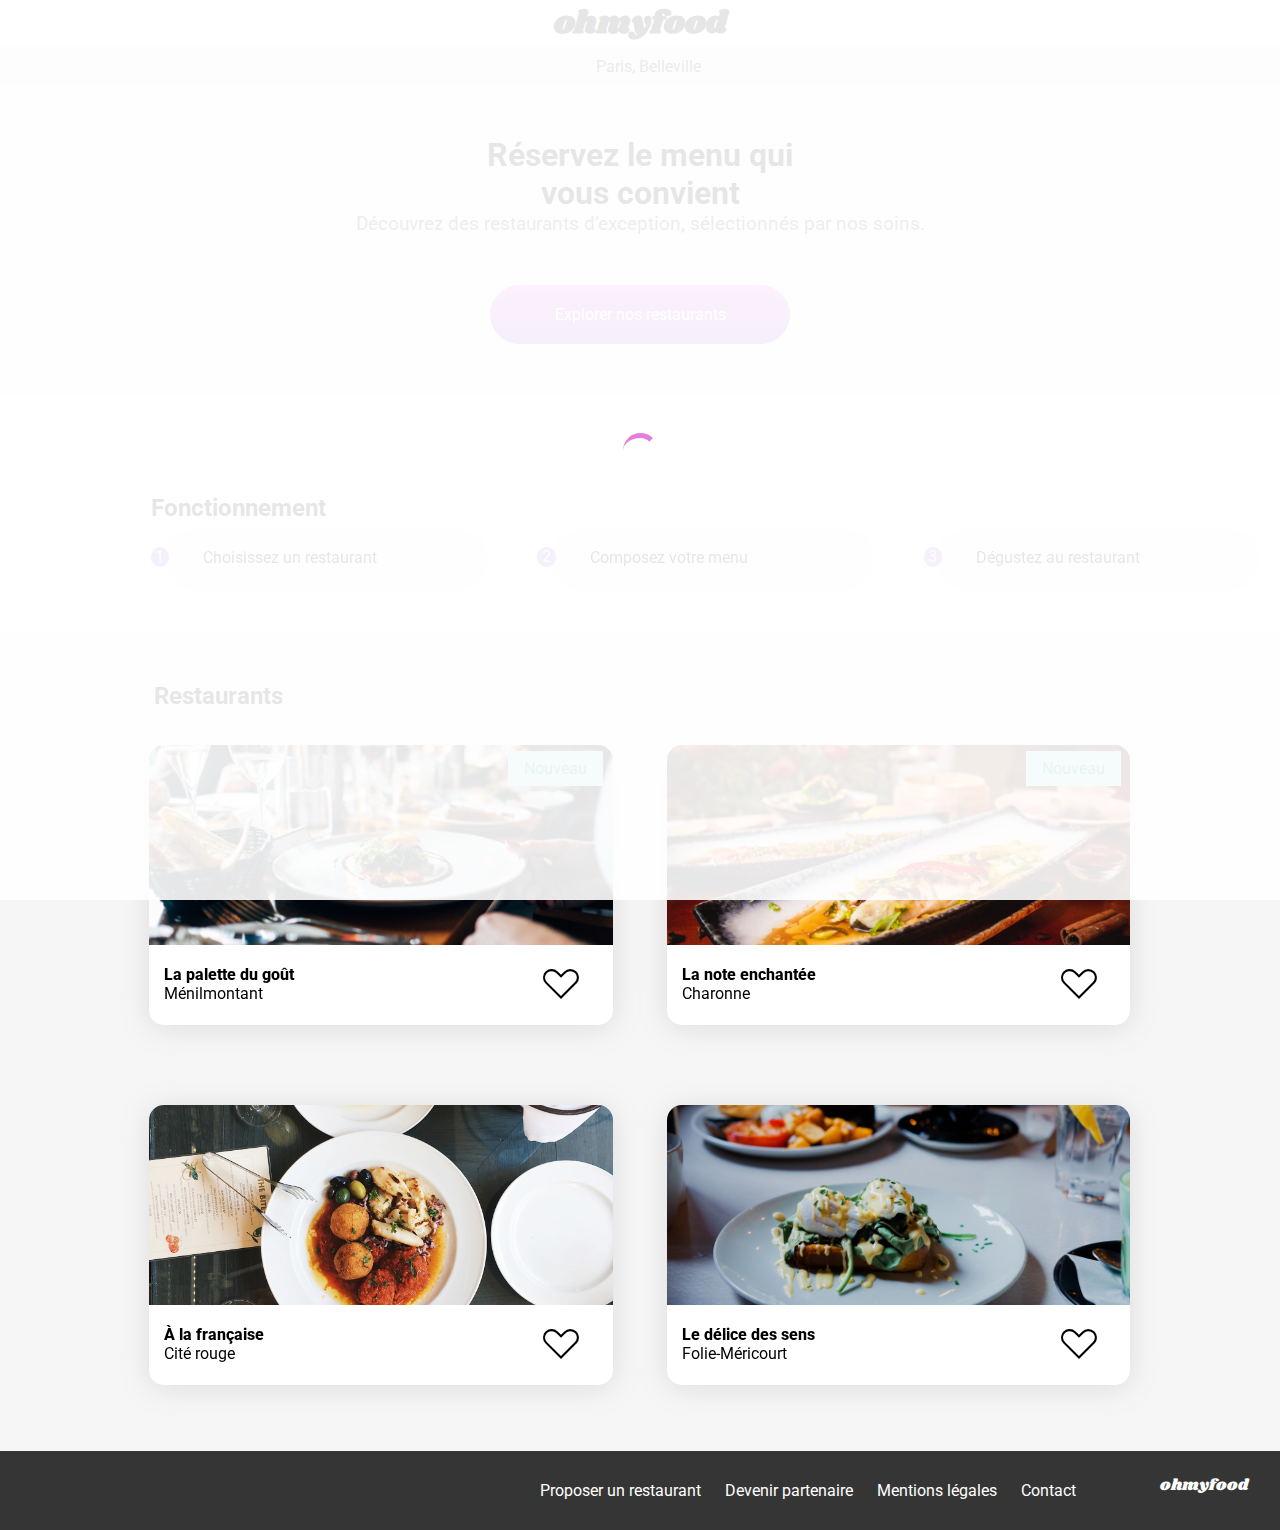
<file: index.html>
<!DOCTYPE html>
<html lang="fr">
  <head>
    <meta charset="UTF-8">
    <meta http-equiv="X-UA-Compatible" content="IE=edge">
    <meta name="viewport" content="width=device-width, initial-scale=1.0">
    <title>Oh my food</title>
    <link
      rel="stylesheet"
      href="https://cdnjs.cloudflare.com/ajax/libs/font-awesome/6.2.1/css/all.min.css"
      integrity="sha512-MV7K8+y+gLIBoVD59lQIYicR65iaqukzvf/nwasF0nqhPay5w/9lJmVM2hMDcnK1OnMGCdVK+iQrJ7lzPJQd1w=="
      crossorigin="anonymous"
      referrerpolicy="no-referrer"
    >
    <link rel="preconnect" href="https://fonts.googleapis.com">
    <link rel="preconnect" href="https://fonts.googleapis.com">
    <link rel="preconnect" href="https://fonts.gstatic.com" crossorigin>
    <link href="https://fonts.googleapis.com/css2?family=Roboto:ital,wght@0,100;0,300;0,400;0,500;0,700;0,900;1,100;1,300;1,400;1,500;1,700;1,900&family=Shrikhand&display=swap" rel="stylesheet">
    <link rel="stylesheet" href="./css/index.css">
  </head>
  <body>
    <div class="loader">
    </div>
    <header>
      <h1 class="center">ohmyfood</h1>
      <div class="location">
        <i class="fa-sharp fa-solid fa-location-dot"></i>Paris, Belleville
      </div>
    </header>
    <section>
      <div class="bgc">
        <h2 class="reserve">Réservez le menu qui<br> vous convient</h2>
        <p class="intro">Découvrez des restaurants d’exception, sélectionnés par nos soins.</p>
        <div class="btn"><a href="#">Explorer nos restaurants</a></div>
      </div>  
      <div class="fonction">
        <h2 class="ftn">Fonctionnement</h2>
        <div class="one-two-three">
          <div class="line">
            <div class="bullet">1</div>
            <div class="restaurant"><i class="fa-solid fa-mobile-screen-button"></i> Choisissez un restaurant</div>
          </div>
          <div class="line">
            <div class="bullet">2</div>
            <div class="restaurant"><i class="fa-solid fa-list"></i> Composez votre menu</div>
          </div>
          <div class="line">
            <div class="bullet">3</div>
            <div class="restaurant"><i class="fa-solid fa-store"></i> Dégustez au restaurant</div>
          </div>
        </div>
      </div>
    </section>
    <section class="restaurants">
      <h2 class="resto">Restaurants</h2>
      <div class="restaurant-cards">
        <div class="card">
          <div class="new">Nouveau</div>
          <a href="./restaurants/palette.html"><img src="./images/restaurants/jay-wennington-N_Y88TWmGwA-unsplash.jpg" alt="photo d'une assiette"></a>
          <div class="subtitle">
            
            <a href="./restaurants/palette.html">La palette du goût</a>
            <p class="faubourg">Ménilmontant</p>
            <svg id='heart' height="0" width="0">
              <defs>
                  <clipPath id="svgPath">
                      <path d="M20,35.09,4.55,19.64a8.5,8.5,0,0,1-.13-12l.13-.13a8.72,8.72,0,0,1,12.14,0L20,10.79l3.3-3.3a8.09,8.09,0,0,1,5.83-2.58,8.89,8.89,0,0,1,6.31,2.58,8.5,8.5,0,0,1,.13,12l-.13.13Z"/>
                  </clipPath>
              </defs>
          </svg>
          
          <div class="heart-container">
             <svg width="40" height="40" viewBox="0 0 40 40" class='heart-stroke'>
                <path d="M20,35.07,4.55,19.62a8.5,8.5,0,0,1-.12-12l.12-.12a8.72,8.72,0,0,1,12.14,0L20,10.77l3.3-3.3A8.09,8.09,0,0,1,29.13,4.9a8.89,8.89,0,0,1,6.31,2.58,8.5,8.5,0,0,1,.12,12l-.12.12ZM10.64,7.13A6.44,6.44,0,0,0,6.07,18.19L20,32.06,33.94,18.12A6.44,6.44,0,0,0,34,9l0,0a6.44,6.44,0,0,0-4.77-1.85A6,6,0,0,0,24.83,9L20,13.78,15.21,9A6.44,6.44,0,0,0,10.64,7.13Z"/>
             </svg>
             
             <div class='heart-clip'></div>
          </div>
          </div>
        </div>
      
        <div class="card">
          <div class="new">Nouveau</div>
          <a href="./restaurants/note.html"><img src="./images/restaurants/louis-hansel-shotsoflouis-qNBGVyOCY8Q-unsplash.jpg" alt="photo d'une assiette"></a>
          <div class="subtitle">
            <a href="./restaurants/note.html">La note enchantée</a>
            <p class="faubourg">Charonne</p>
            <svg height="0" width="0">
              <defs>
                  <clipPath id="svgPath">
                      <path d="M20,35.09,4.55,19.64a8.5,8.5,0,0,1-.13-12l.13-.13a8.72,8.72,0,0,1,12.14,0L20,10.79l3.3-3.3a8.09,8.09,0,0,1,5.83-2.58,8.89,8.89,0,0,1,6.31,2.58,8.5,8.5,0,0,1,.13,12l-.13.13Z"/>
                  </clipPath>
              </defs>
          </svg>
          
          <div class="heart-container">
             <svg width="40" height="40" viewBox="0 0 40 40" class='heart-stroke'>
                <path d="M20,35.07,4.55,19.62a8.5,8.5,0,0,1-.12-12l.12-.12a8.72,8.72,0,0,1,12.14,0L20,10.77l3.3-3.3A8.09,8.09,0,0,1,29.13,4.9a8.89,8.89,0,0,1,6.31,2.58,8.5,8.5,0,0,1,.12,12l-.12.12ZM10.64,7.13A6.44,6.44,0,0,0,6.07,18.19L20,32.06,33.94,18.12A6.44,6.44,0,0,0,34,9l0,0a6.44,6.44,0,0,0-4.77-1.85A6,6,0,0,0,24.83,9L20,13.78,15.21,9A6.44,6.44,0,0,0,10.64,7.13Z"/>
             </svg>
             
             <div class='heart-clip'></div>
          </div>
          </div>
        </div>
      
      
        <div class="card">
          <a href="./restaurants/francaise.html"><img src="./images/restaurants/stil-u2Lp8tXIcjw-unsplash.jpg" alt="photo d'une assiette"></a>
          <div class="subtitle">
            <a href="./restaurants/francaise.html">À la française</a>
            <p class="faubourg">Cité rouge</p>
            <svg height="0" width="0">
              <defs>
                  <clipPath id="svgPath">
                      <path d="M20,35.09,4.55,19.64a8.5,8.5,0,0,1-.13-12l.13-.13a8.72,8.72,0,0,1,12.14,0L20,10.79l3.3-3.3a8.09,8.09,0,0,1,5.83-2.58,8.89,8.89,0,0,1,6.31,2.58,8.5,8.5,0,0,1,.13,12l-.13.13Z"/>
                  </clipPath>
              </defs>
          </svg>
          
          <div class="heart-container">
             <svg width="40" height="40" viewBox="0 0 40 40" class='heart-stroke'>
                <path d="M20,35.07,4.55,19.62a8.5,8.5,0,0,1-.12-12l.12-.12a8.72,8.72,0,0,1,12.14,0L20,10.77l3.3-3.3A8.09,8.09,0,0,1,29.13,4.9a8.89,8.89,0,0,1,6.31,2.58,8.5,8.5,0,0,1,.12,12l-.12.12ZM10.64,7.13A6.44,6.44,0,0,0,6.07,18.19L20,32.06,33.94,18.12A6.44,6.44,0,0,0,34,9l0,0a6.44,6.44,0,0,0-4.77-1.85A6,6,0,0,0,24.83,9L20,13.78,15.21,9A6.44,6.44,0,0,0,10.64,7.13Z"/>
             </svg>
             
             <div class='heart-clip'></div>
          </div>
          </div>
        </div>
      
      
        <div class="card">
          <a href="./restaurants/delice.html"><img src="./images/restaurants/toa-heftiba-DQKerTsQwi0-unsplash.jpg" alt="photo d'une assiette"></a>
          <div class="subtitle">
            <a href="./restaurants/delice.html">Le délice des sens</a>
            <p class="faubourg">Folie-Méricourt</p>
            <svg height="0" width="0">
              <defs>
                  <clipPath id="svgPath">
                      <path d="M20,35.09,4.55,19.64a8.5,8.5,0,0,1-.13-12l.13-.13a8.72,8.72,0,0,1,12.14,0L20,10.79l3.3-3.3a8.09,8.09,0,0,1,5.83-2.58,8.89,8.89,0,0,1,6.31,2.58,8.5,8.5,0,0,1,.13,12l-.13.13Z"/>
                  </clipPath>
              </defs>
          </svg>
          
          <div class="heart-container">
             <svg width="40" height="40" viewBox="0 0 40 40" class='heart-stroke'>
                <path d="M20,35.07,4.55,19.62a8.5,8.5,0,0,1-.12-12l.12-.12a8.72,8.72,0,0,1,12.14,0L20,10.77l3.3-3.3A8.09,8.09,0,0,1,29.13,4.9a8.89,8.89,0,0,1,6.31,2.58,8.5,8.5,0,0,1,.12,12l-.12.12ZM10.64,7.13A6.44,6.44,0,0,0,6.07,18.19L20,32.06,33.94,18.12A6.44,6.44,0,0,0,34,9l0,0a6.44,6.44,0,0,0-4.77-1.85A6,6,0,0,0,24.83,9L20,13.78,15.21,9A6.44,6.44,0,0,0,10.64,7.13Z"/>
             </svg>
             
             <div class='heart-clip'></div>
          </div>
          </div>
        </div>
      </div>
    </section>
    <footer>
      <div class="logo">ohmyfood</div>
      <ul>
        <li><a href="#"><i class="fa-solid fa-utensils"></i> Proposer un restaurant</a></li>
        <li><a href="#"><i class="fas fa-hands-helping"></i> Devenir partenaire</a></li>
        <li><a href="#">Mentions légales</a></li>
        <li><a href="mailto:antoninvorain@gmail.com">Contact</a></li>
      </ul>
    </footer>
  </body>
</html>
</file>
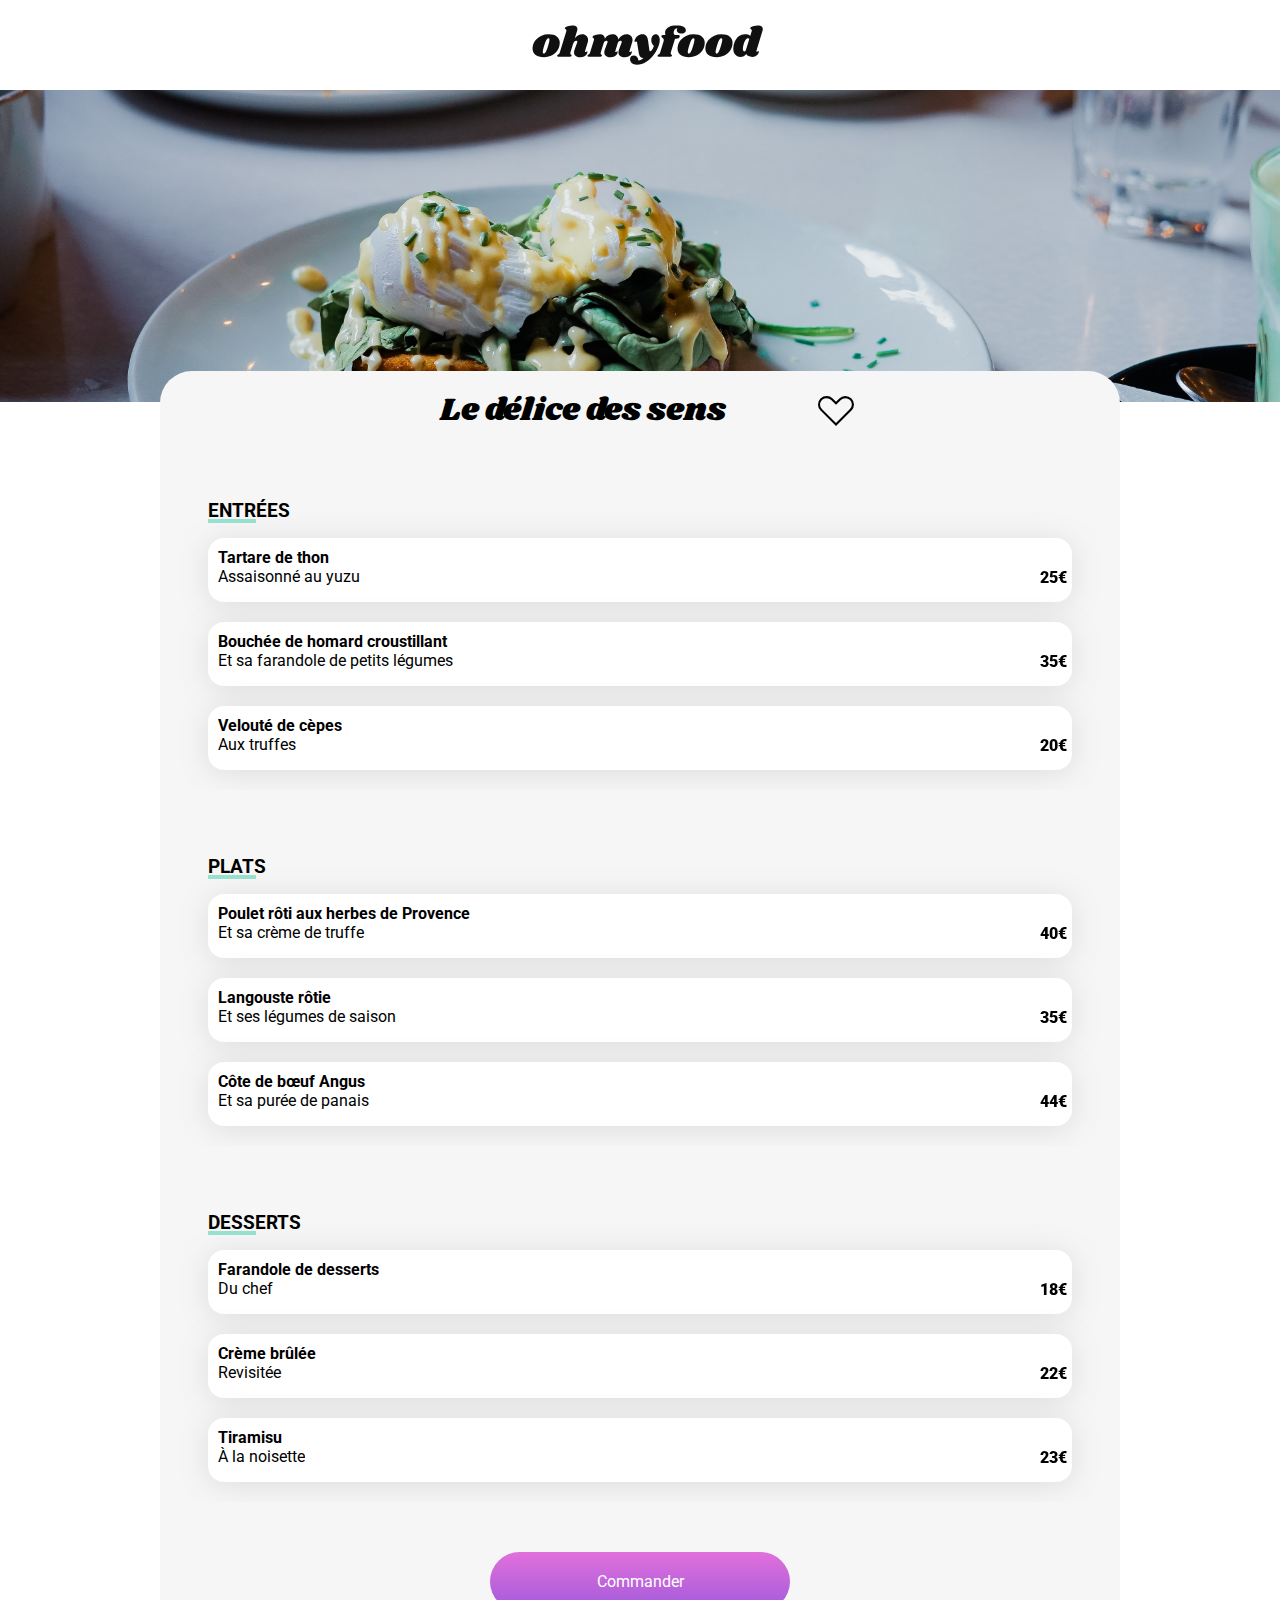
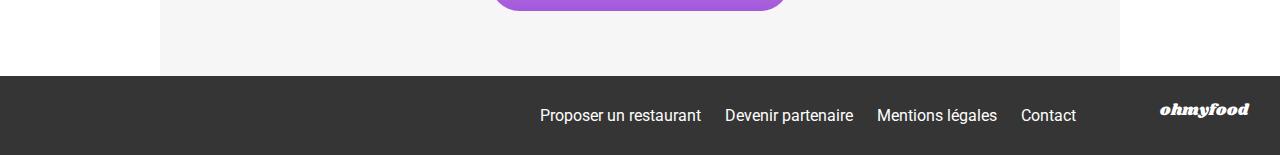
<file: restaurants/delice.html>
<!DOCTYPE html>
<html lang="en">
<head>
  <meta charset="UTF-8">
  <meta http-equiv="X-UA-Compatible" content="IE=edge">
  <meta name="viewport" content="width=device-width, initial-scale=1.0">
  <title>Le délice des sens</title>
  <link href="https://fonts.googleapis.com/css2?family=Roboto:ital,wght@0,100;0,300;0,400;0,500;0,700;0,900;1,100;1,300;1,400;1,500;1,700;1,900&family=Shrikhand&display=swap" rel="stylesheet">
  <link
      rel="stylesheet"
      href="https://cdnjs.cloudflare.com/ajax/libs/font-awesome/6.2.1/css/all.min.css"
      integrity="sha512-MV7K8+y+gLIBoVD59lQIYicR65iaqukzvf/nwasF0nqhPay5w/9lJmVM2hMDcnK1OnMGCdVK+iQrJ7lzPJQd1w=="
      crossorigin="anonymous"
      referrerpolicy="no-referrer"
    >
  <link rel="stylesheet" href="../css/restaurant.css">
</head>
<body>
  
<header>
  <a href="../index.html"><i class="fa-solid fa-arrow-left"></i></a>
  <img src="../images/logo/ohmyfood@2x.svg" alt="oh my food" class="center">
</header>

<article class="photo">
  <img src="../images/restaurants/toa-heftiba-DQKerTsQwi0-unsplash.jpg" alt="photo d'une assiette">
</article>
<div class="menu">
  <div class="menu-title">
    <p class="title">Le délice des sens</p>
    <svg id='heart' height="0" width="0">
      <defs>
          <clipPath id="svgPath">
              <path d="M20,35.09,4.55,19.64a8.5,8.5,0,0,1-.13-12l.13-.13a8.72,8.72,0,0,1,12.14,0L20,10.79l3.3-3.3a8.09,8.09,0,0,1,5.83-2.58,8.89,8.89,0,0,1,6.31,2.58,8.5,8.5,0,0,1,.13,12l-.13.13Z"/>
          </clipPath>
      </defs>
  </svg>
  
  <div class="heart-container">
     <svg width="40" height="40" viewBox="0 0 40 40" class='heart-stroke'>
        <path d="M20,35.07,4.55,19.62a8.5,8.5,0,0,1-.12-12l.12-.12a8.72,8.72,0,0,1,12.14,0L20,10.77l3.3-3.3A8.09,8.09,0,0,1,29.13,4.9a8.89,8.89,0,0,1,6.31,2.58,8.5,8.5,0,0,1,.12,12l-.12.12ZM10.64,7.13A6.44,6.44,0,0,0,6.07,18.19L20,32.06,33.94,18.12A6.44,6.44,0,0,0,34,9l0,0a6.44,6.44,0,0,0-4.77-1.85A6,6,0,0,0,24.83,9L20,13.78,15.21,9A6.44,6.44,0,0,0,10.64,7.13Z"/>
     </svg>
     
     <a href='#' class='heart-clip'></a>
  </div>
  </div>
  <main class="resto-main">
    <section class="menu-grid">
      <div class="menu__category">
        <h3>ENTRÉES</h3>
        <article class="carte delay-1">
          <div class="menu-item">
            <strong>Tartare de thon</strong>
            <p class="underline">Assaisonné au yuzu</p>
          </div>
          <div class="price">25€</div>
          <div class="check"><i class="fa-regular fa-circle-check"></i></div>
        </article>
        <article class="carte delay-2">
          <div class="menu-item">
            <strong>Bouchée de homard croustillant</strong>
            <p class="underline">Et sa farandole de petits légumes</p>
          </div>
          <div class="price">35€</div>
          <div class="check"><i class="fa-regular fa-circle-check"></i></div>
        </article>
        <article class="carte delay-3">
          <div class="menu-item">
            <strong>Velouté de cèpes</strong>
            <p class="underline">Aux truffes</p>
          </div>
          <div class="price">20€</div>
          <div class="check"><i class="fa-regular fa-circle-check"></i></div>
        </article>
      </div>
      <div class="menu__category">
        <h3>PLATS</h3>
        <article class="carte delay-4">
          <div class="menu-item">
            <strong>Poulet rôti aux herbes de Provence</strong>
            <p class="underline">Et sa crème de truffe</p>
          </div>
          <div class="price">40€</div>
          <div class="check"><i class="fa-regular fa-circle-check"></i></div>
        </article>
        <article class="carte delay-5">
          <div class="menu-item">
            <strong>Langouste rôtie</strong>
            <p class="underline">Et ses légumes de saison</p>
          </div>
          <div class="price">35€</div>
          <div class="check"><i class="fa-regular fa-circle-check"></i></div>
        </article>
        <article class="carte delay-6">
          <div class="menu-item">
            <strong>Côte de bœuf Angus</strong>
            <p class="underline">Et sa purée de panais</p>
          </div>
          <div class="price">44€</div>
          <div class="check"><i class="fa-regular fa-circle-check"></i></div>
        </article>
      </div>
      <div class="menu__category">
        <h3>DESSERTS</h3>
        <article class="carte delay-7">
          <div class="menu-item">
            <strong>Farandole de desserts</strong>
            <p class="underline">Du chef</p>
          </div>
          <div class="price">18€</div>
          <div class="check"><i class="fa-regular fa-circle-check"></i></div>
        </article>
        <article class="carte delay-8">
          <div class="menu-item">
            <strong>Crème brûlée</strong>
            <p class="underline">Revisitée</p>
          </div>
          <div class="price">22€</div>
          <div class="check"><i class="fa-regular fa-circle-check"></i></div>
        </article>
        <article class="carte delay-9">
          <div class="menu-item">
            <strong>Tiramisu</strong>
            <p class="underline">À la noisette</p>
          </div>
          <div class="price">23€</div>
          <div class="check"><i class="fa-regular fa-circle-check"></i></div>
        </article>
      </div>
    </section>
  </main>
  <div class="btn"><a href="#">Commander</a></div>
</div>
<div class="menuplus"></div>
<footer>
  <div class="logo">ohmyfood</div>
  <ul>
    <li><a href="#"><i class="fa-solid fa-utensils"></i> Proposer un restaurant</a></li>
    <li><a href="#"><i class="fas fa-hands-helping"></i> Devenir partenaire</a></li>
    <li><a href="#">Mentions légales</a></li>
    <li><a href="mailto:antoninvorain@gmail.com">Contact</a></li>
  </ul>
</footer>
</body>
</html>
</file>
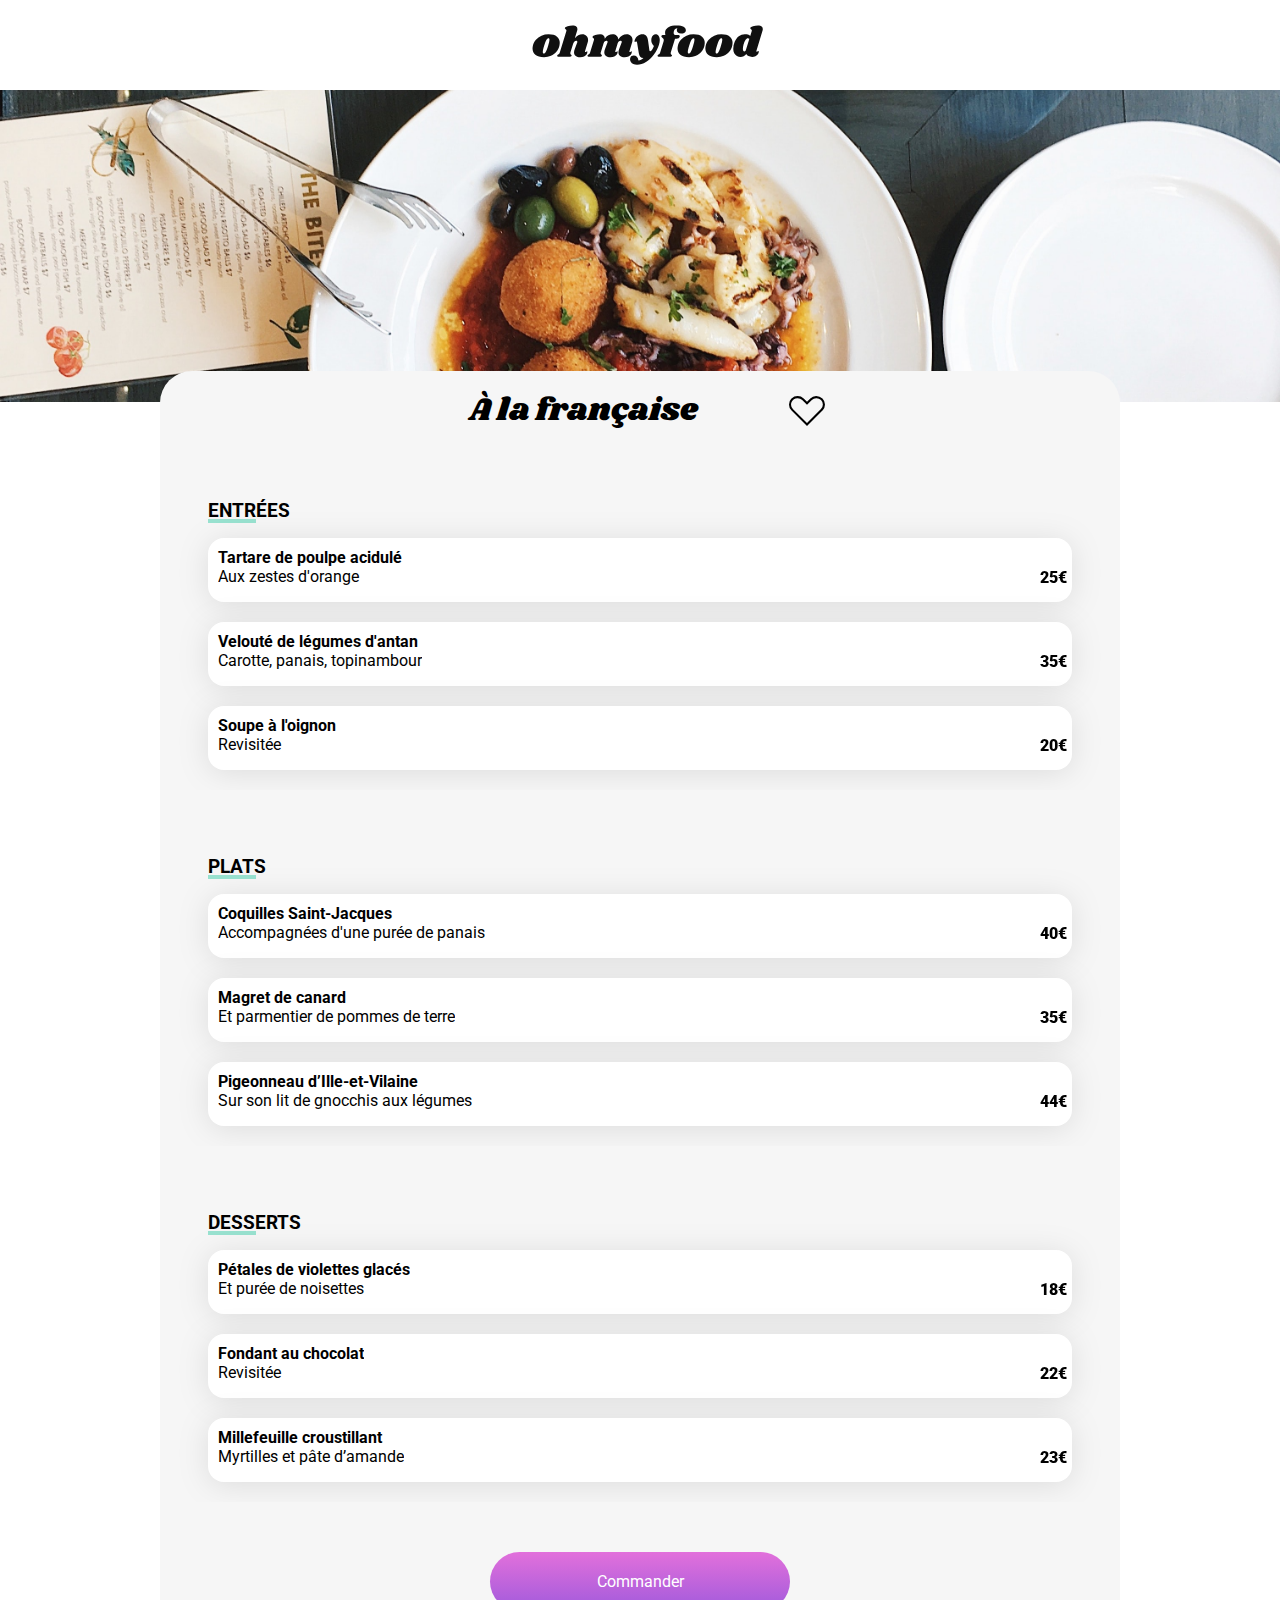
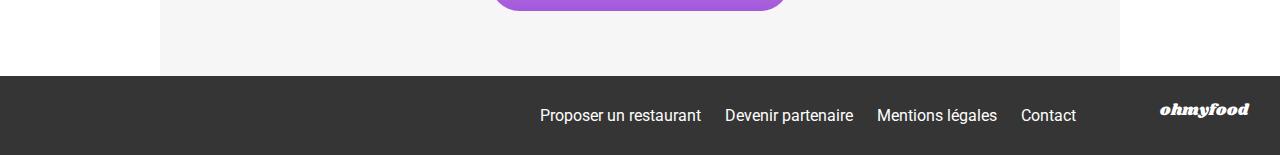
<file: restaurants/francaise.html>
<!DOCTYPE html>
<html lang="en">
<head>
  <meta charset="UTF-8">
  <meta http-equiv="X-UA-Compatible" content="IE=edge">
  <meta name="viewport" content="width=device-width, initial-scale=1.0">
  <title>À la française</title>
  <link href="https://fonts.googleapis.com/css2?family=Roboto:ital,wght@0,100;0,300;0,400;0,500;0,700;0,900;1,100;1,300;1,400;1,500;1,700;1,900&family=Shrikhand&display=swap" rel="stylesheet">
  <link
      rel="stylesheet"
      href="https://cdnjs.cloudflare.com/ajax/libs/font-awesome/6.2.1/css/all.min.css"
      integrity="sha512-MV7K8+y+gLIBoVD59lQIYicR65iaqukzvf/nwasF0nqhPay5w/9lJmVM2hMDcnK1OnMGCdVK+iQrJ7lzPJQd1w=="
      crossorigin="anonymous"
      referrerpolicy="no-referrer"
    >
  <link rel="stylesheet" href="../css/restaurant.css">
</head>
<body>  
  
<header>
  <a href="../index.html"><i class="fa-solid fa-arrow-left"></i></a>
  <img src="../images/logo/ohmyfood@2x.svg" alt="oh my food" class="center">
</header>

<article class="photo">
  <img src="../images/restaurants/stil-u2Lp8tXIcjw-unsplash.jpg" alt="photo d'une assiette">
</article>
<div class="menu">
  <div class="menu-title">
    <p class="title">À la française</p>
    <svg id='heart' height="0" width="0">
      <defs>
          <clipPath id="svgPath">
              <path d="M20,35.09,4.55,19.64a8.5,8.5,0,0,1-.13-12l.13-.13a8.72,8.72,0,0,1,12.14,0L20,10.79l3.3-3.3a8.09,8.09,0,0,1,5.83-2.58,8.89,8.89,0,0,1,6.31,2.58,8.5,8.5,0,0,1,.13,12l-.13.13Z"/>
          </clipPath>
      </defs>
  </svg>
  
  <div class="heart-container">
     <svg width="40" height="40" viewBox="0 0 40 40" class='heart-stroke'>
        <path d="M20,35.07,4.55,19.62a8.5,8.5,0,0,1-.12-12l.12-.12a8.72,8.72,0,0,1,12.14,0L20,10.77l3.3-3.3A8.09,8.09,0,0,1,29.13,4.9a8.89,8.89,0,0,1,6.31,2.58,8.5,8.5,0,0,1,.12,12l-.12.12ZM10.64,7.13A6.44,6.44,0,0,0,6.07,18.19L20,32.06,33.94,18.12A6.44,6.44,0,0,0,34,9l0,0a6.44,6.44,0,0,0-4.77-1.85A6,6,0,0,0,24.83,9L20,13.78,15.21,9A6.44,6.44,0,0,0,10.64,7.13Z"/>
     </svg>
     
     <a href='#' class='heart-clip'></a>
  </div>
  </div>

  <main class="resto-main">
    <section class="menu-grid">
      <div class="menu__category">
        <h3>ENTRÉES</h3>
          <article class="carte delay-1">
            <div class="menu-item">
              <strong>Tartare de poulpe acidulé</strong>
              <p class="underline">Aux zestes d'orange</p>
            </div>
            <span class="price">25€</span>
            <div class="check"><i class="fa-regular fa-circle-check"></i></div>
          </article>
          <article class="carte delay-2">
            <div class="menu-item">
              <strong>Velouté de légumes d'antan</strong>
              <p class="underline">Carotte, panais, topinambour</p>
            </div>
            <span class="price">35€</span>
            <div class="check"><i class="fa-regular fa-circle-check"></i></div>
          </article>
          <article class="carte delay-3">
            <div class="menu-item">
              <strong>Soupe à l'oignon</strong>
              <p class="underline">Revisitée</p>
            </div>
            <span class="price">20€</span>
            <div class="check"><i class="fa-regular fa-circle-check"></i></div>
          </article>
      </div>
      <div class="menu__category">
        <h3>PLATS</h3>
          <article class="carte delay-4">
            <div class="menu-item">
              <strong>Coquilles Saint-Jacques</strong>
              <p class="underline">Accompagnées d'une purée de panais</p>
            </div>
            <span class="price">40€</span>
            <div class="check"><i class="fa-regular fa-circle-check"></i></div>
          </article>
          <article class="carte delay-5">
            <div class="menu-item">
              <strong>Magret de canard</strong>
              <p class="underline">Et parmentier de pommes de terre</p>
            </div>
            <span class="price">35€</span>
            <div class="check"><i class="fa-regular fa-circle-check"></i></div>
          </article>
          <article class="carte delay-6">
            <div class="menu-item">
              <strong>Pigeonneau d’Ille-et-Vilaine</strong>
              <p class="underline">Sur son lit de gnocchis aux légumes</p>
            </div>
            <span class="price">44€</span>
            <div class="check"><i class="fa-regular fa-circle-check"></i></div>
          </article>
      </div>
      <div class="menu__category">
        <h3>DESSERTS</h3>
          <article class="carte delay-7">
            <div class="menu-item">
              <strong>Pétales de violettes glacés</strong>
              <p class="underline">Et purée de noisettes</p>
            </div>
            <span class="price">18€</span>
            <div class="check"><i class="fa-regular fa-circle-check"></i></div>
          </article>
          <article class="carte delay-8">
            <div class="menu-item">
              <strong>Fondant au chocolat</strong>
              <p class="underline">Revisitée</p>
            </div>
            <span class="price">22€</span>
            <div class="check"><i class="fa-regular fa-circle-check"></i></div>
          </article>
          <article class="carte delay-9">
            <div class="menu-item">
              <strong>Millefeuille croustillant</strong>
              <p class="underline">Myrtilles et pâte d’amande</p>
            </div>
            <span class="price">23€</span>
            <div class="check"><i class="fa-regular fa-circle-check"></i></div>
          </article>
      </div>
    </section>
    <div class="btn"><a href="#">Commander</a></div>
  </main>
</div>
<div class="menuplus"></div>
<footer>
  <div class="logo">ohmyfood</div>
  <ul>
    <li><a href="#"><i class="fa-solid fa-utensils"></i> Proposer un restaurant</a></li>
    <li><a href="#"><i class="fas fa-hands-helping"></i> Devenir partenaire</a></li>
    <li><a href="#">Mentions légales</a></li>
    <li><a href="mailto:antoninvorain@gmail.com">Contact</a></li>
  </ul>
</footer>

</body>
</html>
</file>
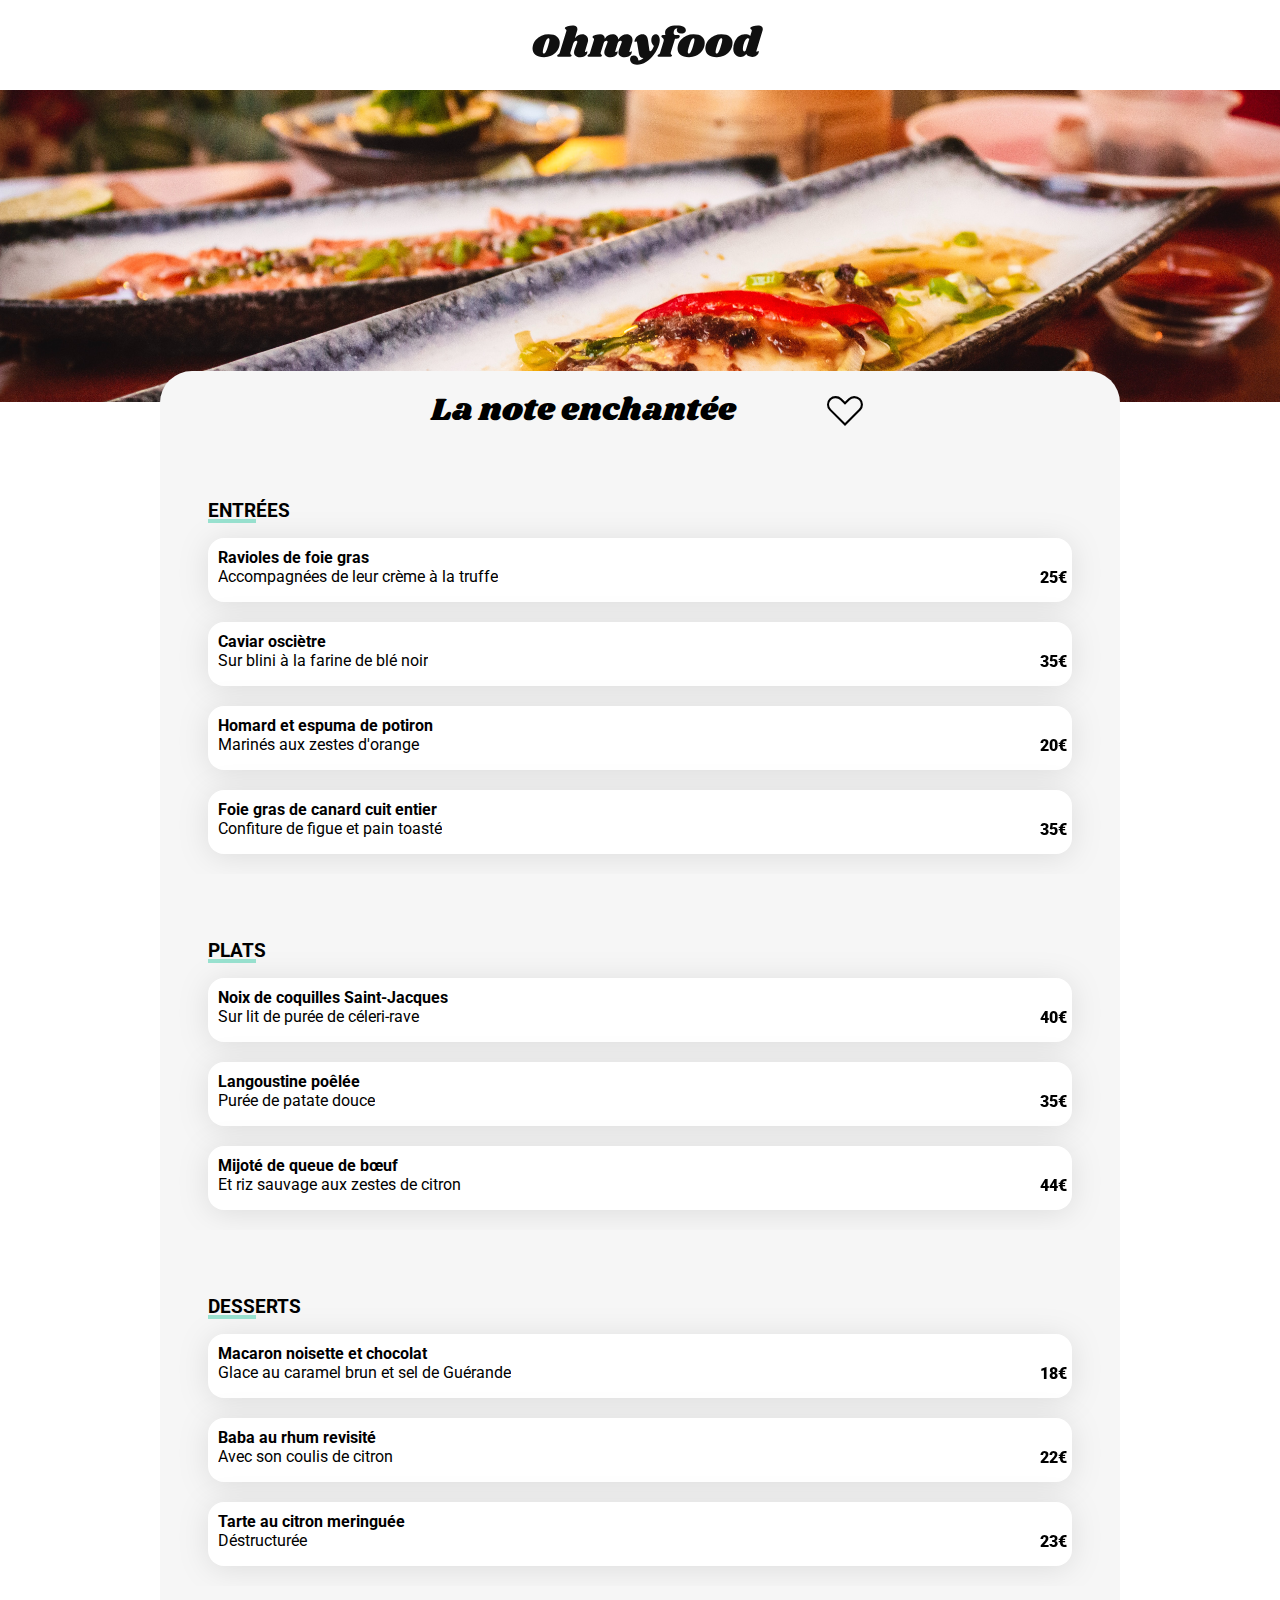
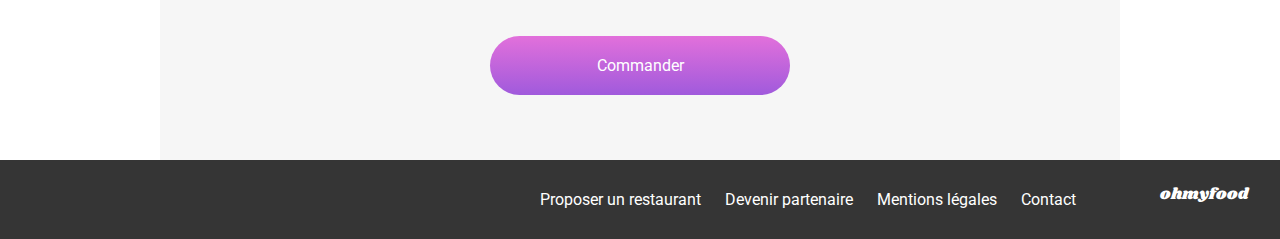
<file: restaurants/note.html>
<!DOCTYPE html>
<html lang="en">
<head>
  <meta charset="UTF-8">
  <meta http-equiv="X-UA-Compatible" content="IE=edge">
  <meta name="viewport" content="width=device-width, initial-scale=1.0">
  <title>La note enchantée</title>
  <link href="https://fonts.googleapis.com/css2?family=Roboto:ital,wght@0,100;0,300;0,400;0,500;0,700;0,900;1,100;1,300;1,400;1,500;1,700;1,900&family=Shrikhand&display=swap" rel="stylesheet">
  <link
      rel="stylesheet"
      href="https://cdnjs.cloudflare.com/ajax/libs/font-awesome/6.2.1/css/all.min.css"
      integrity="sha512-MV7K8+y+gLIBoVD59lQIYicR65iaqukzvf/nwasF0nqhPay5w/9lJmVM2hMDcnK1OnMGCdVK+iQrJ7lzPJQd1w=="
      crossorigin="anonymous"
      referrerpolicy="no-referrer"
    >
  <link rel="stylesheet" href="../css/restaurant.css">
</head>
<body>
  
  
<header>
  <a href="../index.html"><i class="fa-solid fa-arrow-left"></i></a>
  <img src="../images/logo/ohmyfood@2x.svg" alt="oh my food" class="center">
</header>

<article class="photo">
  <img src="../images/restaurants/louis-hansel-shotsoflouis-qNBGVyOCY8Q-unsplash.jpg" alt="photo d'une assiette">
</article>
<div class="menu">
  <div class="menu-title">
    <p class="title">La note enchantée</p>
    <svg id='heart' height="0" width="0">
      <defs>
          <clipPath id="svgPath">
              <path d="M20,35.09,4.55,19.64a8.5,8.5,0,0,1-.13-12l.13-.13a8.72,8.72,0,0,1,12.14,0L20,10.79l3.3-3.3a8.09,8.09,0,0,1,5.83-2.58,8.89,8.89,0,0,1,6.31,2.58,8.5,8.5,0,0,1,.13,12l-.13.13Z"/>
          </clipPath>
      </defs>
  </svg>
  
  <div class="heart-container">
     <svg width="40" height="40" viewBox="0 0 40 40" class='heart-stroke'>
        <path d="M20,35.07,4.55,19.62a8.5,8.5,0,0,1-.12-12l.12-.12a8.72,8.72,0,0,1,12.14,0L20,10.77l3.3-3.3A8.09,8.09,0,0,1,29.13,4.9a8.89,8.89,0,0,1,6.31,2.58,8.5,8.5,0,0,1,.12,12l-.12.12ZM10.64,7.13A6.44,6.44,0,0,0,6.07,18.19L20,32.06,33.94,18.12A6.44,6.44,0,0,0,34,9l0,0a6.44,6.44,0,0,0-4.77-1.85A6,6,0,0,0,24.83,9L20,13.78,15.21,9A6.44,6.44,0,0,0,10.64,7.13Z"/>
     </svg>
     
     <a href='#' class='heart-clip'></a>
  </div>
  </div>
  <main class="resto-main">
    <section class="menu-grid">
      <div class="menu__category">
        <h3>ENTRÉES</h3>
          <article class="carte delay-1">
            <div class="menu-item">
              <strong>Ravioles de foie gras</strong>
              <p class="underline">Accompagnées de leur crème à la truffe</p>
            </div>
            <span class="price">25€</span>
            <div class="check"><i class="fa-regular fa-circle-check"></i></div>
          </article>
          <article class="carte delay-2">
            <div class="menu-item">
              <strong>Caviar osciètre</strong>
              <p class="underline">Sur blini à la farine de blé noir</p>
            </div>
            <span class="price">35€</span>
            <div class="check"><i class="fa-regular fa-circle-check"></i></div>
          </article>
          <article class="carte delay-3">
            <div class="menu-item">
              <strong>Homard et espuma de potiron</strong>
              <p class="underline">Marinés aux zestes d'orange</p>
            </div>
            <span class="price">20€</span>
            <div class="check"><i class="fa-regular fa-circle-check"></i></div>
          </article>
          <article class="carte delay-4">
            <div class="menu-item">
              <strong>Foie gras de canard cuit entier</strong>
              <p class="underline">Confiture de figue et pain toasté</p>
            </div>
            <span class="price">35€</span>
            <div class="check"><i class="fa-regular fa-circle-check"></i></div>
          </article>
      </div>
      <div class="menu__category">
        <h3>PLATS</h3>
          <article class="carte delay-5">
            <div class="menu-item">
              <strong>Noix de coquilles Saint-Jacques</strong>
              <p class="underline">Sur lit de purée de céleri-rave</p>
            </div>
            <span class="price">40€</span>
            <div class="check"><i class="fa-regular fa-circle-check"></i></div>
          </article>
          <article class="carte delay-6">
            <div class="menu-item">
              <strong>Langoustine poêlée</strong>
              <p class="underline">Purée de patate douce</p>
            </div>
            <span class="price">35€</span>
            <div class="check"><i class="fa-regular fa-circle-check"></i></div>
          </article>
          <article class="carte delay-7">
            <div class="menu-item">
              <strong>Mijoté de queue de bœuf</strong>
              <p class="underline">Et riz sauvage aux zestes de citron</p>
            </div>
            <span class="price">44€</span>
            <div class="check"><i class="fa-regular fa-circle-check"></i></div>
          </article>
      </div>
      <div class="menu__category">
        <h3>DESSERTS</h3>
          <article class="carte delay-8">
            <div class="menu-item">
              <strong>Macaron noisette et chocolat</strong>
              <p class="underline">Glace au caramel brun et sel de Guérande</p>
            </div>
            <span class="price">18€</span>
            <div class="check"><i class="fa-regular fa-circle-check"></i></div>
          </article>
          <article class="carte delay-9">
            <div class="menu-item">
              <strong>Baba au rhum revisité</strong>
              <p class="underline">Avec son coulis de citron</p>
            </div>
            <span class="price">22€</span>
            <div class="check"><i class="fa-regular fa-circle-check"></i></div>
          </article>
          <article class="carte delay-10">
            <div class="menu-item">
              <strong>Tarte au citron meringuée</strong>
              <p class="underline">Déstructurée</p>
            </div>
            <span class="price">23€</span>
            <div class="check"><i class="fa-regular fa-circle-check"></i></div>
          </article>
      </div>
    </section>
    <div class="btn"><a href="#">Commander</a></div>
  </main>
</div>
<div class="menuplus"></div>
<footer>
  <div class="logo">ohmyfood</div>
  <ul>
    <li><a href="#"><i class="fa-solid fa-utensils"></i> Proposer un restaurant</a></li>
    <li><a href="#"><i class="fas fa-hands-helping"></i> Devenir partenaire</a></li>
    <li><a href="#">Mentions légales</a></li>
    <li><a href="mailto:antoninvorain@gmail.com">Contact</a></li>
  </ul>
</footer>
</body>
</html>
</file>
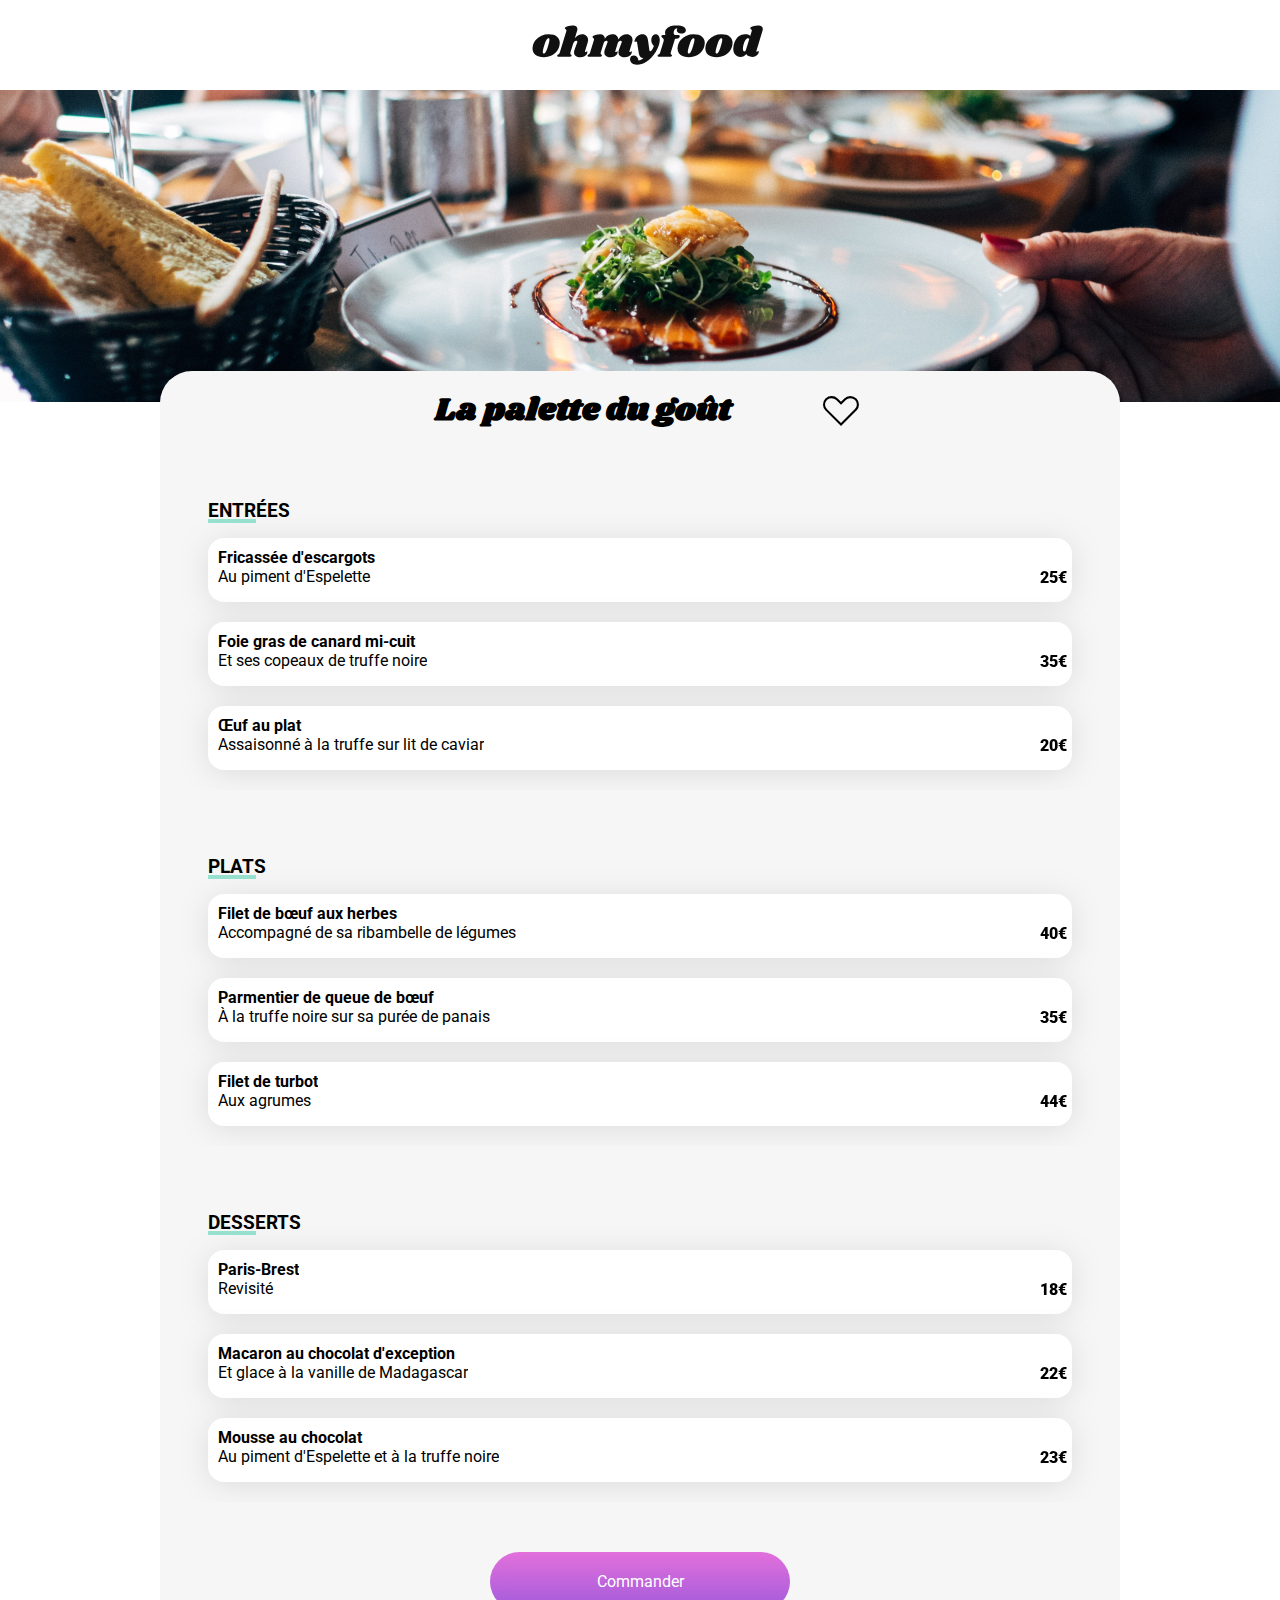
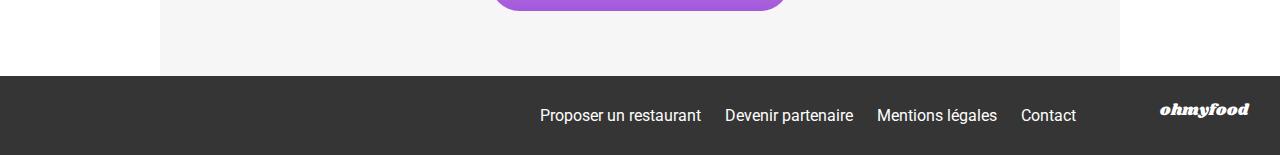
<file: restaurants/palette.html>
<!DOCTYPE html>
<html lang="en">
<head>
  <meta charset="UTF-8">
  <meta http-equiv="X-UA-Compatible" content="IE=edge">
  <meta name="viewport" content="width=device-width, initial-scale=1.0">
  <title>La palette du goût</title>
  <link href="https://fonts.googleapis.com/css2?family=Roboto:ital,wght@0,100;0,300;0,400;0,500;0,700;0,900;1,100;1,300;1,400;1,500;1,700;1,900&family=Shrikhand&display=swap" rel="stylesheet">
  <link
      rel="stylesheet"
      href="https://cdnjs.cloudflare.com/ajax/libs/font-awesome/6.2.1/css/all.min.css"
      integrity="sha512-MV7K8+y+gLIBoVD59lQIYicR65iaqukzvf/nwasF0nqhPay5w/9lJmVM2hMDcnK1OnMGCdVK+iQrJ7lzPJQd1w=="
      crossorigin="anonymous"
      referrerpolicy="no-referrer"
    >
  <link rel="stylesheet" href="../css/restaurant.css">
</head>
<body>
    
<header>
  <a href="../index.html"><i class="fa-solid fa-arrow-left"></i></a>
  <img src="../images/logo/ohmyfood@2x.svg" alt="oh my food" class="center">
</header>

<article class="photo">
  <img src="../images/restaurants/jay-wennington-N_Y88TWmGwA-unsplash.jpg" alt="photo d'une assiette">
</article>
<div class="menu">
  <div class="menu-title">
    <h1 class="title">La palette du goût</h1>
    <svg id='heart' height="0" width="0">
      <defs>
          <clipPath id="svgPath">
              <path d="M20,35.09,4.55,19.64a8.5,8.5,0,0,1-.13-12l.13-.13a8.72,8.72,0,0,1,12.14,0L20,10.79l3.3-3.3a8.09,8.09,0,0,1,5.83-2.58,8.89,8.89,0,0,1,6.31,2.58,8.5,8.5,0,0,1,.13,12l-.13.13Z"/>
          </clipPath>
      </defs>
  </svg>
  
  <div class="heart-container">
     <svg width="40" height="40" viewBox="0 0 40 40" class='heart-stroke'>
        <path d="M20,35.07,4.55,19.62a8.5,8.5,0,0,1-.12-12l.12-.12a8.72,8.72,0,0,1,12.14,0L20,10.77l3.3-3.3A8.09,8.09,0,0,1,29.13,4.9a8.89,8.89,0,0,1,6.31,2.58,8.5,8.5,0,0,1,.12,12l-.12.12ZM10.64,7.13A6.44,6.44,0,0,0,6.07,18.19L20,32.06,33.94,18.12A6.44,6.44,0,0,0,34,9l0,0a6.44,6.44,0,0,0-4.77-1.85A6,6,0,0,0,24.83,9L20,13.78,15.21,9A6.44,6.44,0,0,0,10.64,7.13Z"/>
     </svg>
     
     <a href='#' class='heart-clip'></a>
  </div>
  </div>
  

  <main class="resto-main">
    <section class="menu-grid">
      <div class="menu__category">
        <h3>ENTRÉES</h3>
          <article class="carte delay-1">
            <div class="menu-item">
              <strong>Fricassée d'escargots</strong>
              <p class="underline">Au piment d'Espelette</p>
            </div>
            <span class="price">25€</span>
            <div class="check"><i class="fa-regular fa-circle-check"></i></div>
          </article>
          <article class="carte delay-2">
            <div class="menu-item">
              <strong>Foie gras de canard mi-cuit</strong>
              <p class="underline">Et ses copeaux de truffe noire</p>
            </div>
            <span class="price">35€</span>
            <div class="check"><i class="fa-regular fa-circle-check"></i></div>
          </article>
          <article class="carte delay-3">
            <div class="menu-item">
              <strong>Œuf au plat</strong>
              <p class="underline">Assaisonné à la truffe sur lit de caviar</p>
            </div>
            <span class="price">20€</span>
            <div class="check"><i class="fa-regular fa-circle-check"></i></div>
          </article>
      </div>
      <div class="menu__category">
        <h3>PLATS</h3>
          <article class="carte delay-4">
            <div class="menu-item">
              <strong>Filet de bœuf aux herbes</strong>
              <p class="underline">Accompagné de sa ribambelle de légumes</p>
            </div>
            <span class="price">40€</span>
            <div class="check"><i class="fa-regular fa-circle-check"></i></div>
          </article>
          <article class="carte delay-5">
            <div class="menu-item">
              <strong>Parmentier de queue de bœuf</strong>
              <p class="underline">À la truffe noire sur sa purée de panais</p>
            </div>
            <span class="price">35€</span>
            <div class="check"><i class="fa-regular fa-circle-check"></i></div>
          </article>
          <article class="carte delay-6">
            <div class="menu-item">
              <strong>Filet de turbot</strong>
              <p class="underline">Aux agrumes</p>
            </div>
            <span class="price">44€</span>
            <div class="check"><i class="fa-regular fa-circle-check"></i></div>
          </article>
      </div>
      <div class="menu__category">
        <h3>DESSERTS</h3>
          <article class="carte delay-7">
            <div class="menu-item">
              <strong>Paris-Brest</strong>
              <p class="underline">Revisité</p>
            </div>
            <span class="price">18€</span>
            <div class="check"><i class="fa-regular fa-circle-check"></i></div>
          </article>
          <article class="carte delay-8">
            <div class="menu-item">
              <strong>Macaron au chocolat d'exception</strong>
              <p class="underline">Et glace à la vanille de Madagascar</p>
            </div>
            <span class="price">22€</span>
            <div class="check"><i class="fa-regular fa-circle-check"></i></div>
          </article>
          <article class="carte delay-9">
            <div class="menu-item">
              <strong>Mousse au chocolat</strong>
              <p class="underline">Au piment d'Espelette et à la truffe noire</p>
            </div>
            <span class="price">23€</span>
            <div class="check"><i class="fa-regular fa-circle-check"></i></div>
          </article>
      </div>
    </section>
  </main>

  <div class="btn"><a href="#">Commander</a></div>
</div>
<div class="menuplus"></div>
<footer>
  <div class="logo">ohmyfood</div>
  <ul>
    <li><a href="#"><i class="fa-solid fa-utensils"></i> Proposer un restaurant</a></li>
    <li><a href="#"><i class="fas fa-hands-helping"></i> Devenir partenaire</a></li>
    <li><a href="#">Mentions légales</a></li>
    <li><a href="mailto:antoninvorain@gmail.com">Contact</a></li>
  </ul>
</footer>

</body>
</html>
</file>
<file: css/index.css>
* {
  padding: 0;
  margin: 0;
}

body {
  /* ohmyfood */
  font-family: "Roboto", sans-serif;
  color: black;
  padding: 0;
  margin: 0;
}

.loader{
  position: fixed;
  background-color: #ffffff;
  height: 100vh;
  inset:0;
  z-index: 2;
  opacity: 0.9;
  display:grid;
  place-items: center;
  animation: disappear 200ms 6s forwards;
  color:#e270db;
  transform-origin: top;
}

.loader::after{
  content: "";
  height: 30px;
  width: 30px;
  border-right: 5px solid transparent;
  border-top: 5px solid #e270db;
  /* border-right: 5px solid red;; */
  border-radius: 50%;
  animation: spin 2s infinite linear; 
}

@keyframes disappear{
  to{
    transform: scale(0);
  }
}
@keyframes spin {
  from {transform:rotate(0deg);}
  to {transform:rotate(360deg);}
}

.center {
  font-family: "Shrikhand", sans-serif;
  font-size: 2rem;
  text-align: center;
}

header {
  min-width: 100%;
  margin: 0;
}

.fa-location-dot{
  padding-right: 1rem;
}

.location {
  width: 100%;
  background-color: #eaeaea;
  color: #353535;
  font-size: 1rem;
  display: flex;
  justify-content: center;
  padding: 10px 0;
  margin: 0px;
}

.btn {
  margin: auto;
  margin-top: 50px;
  background-image: linear-gradient(180deg, #e270db, #A05ADC);
  border-radius: 30px;
  text-align: center;
  padding: 20px 0;
  max-width: 300px;
  cursor: pointer;
}

.btn:hover{
  transform: scale(1.02);
  opacity: 0.9;
  transition: transform 300ms ease-in-out;
}

a{
  text-decoration: none;
  color: white;
}

.bgc{
  background-color: #F6F6F6;
  padding-top: 50px;
  padding-bottom: 50px;;
}

.reserve{
  font-size: 2rem;;
  text-align: center;
}

.intro{
  text-align: center;
  margin: auto;
  color: #4D4D4D;
}

p{
  margin-top: 20px;
  font-size: 1.2rem;
}


.ftn{
  margin-top: 100px;
  padding-left: 10px;
}


.fa-mobile-screen-button,
.fa-list,
.fa-store{
  padding-right: 1.5rem;

}

.one-two-three{
  display: flex;
  flex-direction: column;
  padding-left: 10px;
  padding-right: 25px;
}

.bullet{
  background-color: #A05ADC;
  border-radius: 50%;
  width: 20px;
  height: 20px;
  text-align: center;
  margin-top: 10px;
  color: white;
  z-index: 1;
}

.line{
  display: flex;
  justify-content: center;
  align-items: center;
  width: 100%;
}

.restaurant{
  display: flex;
  align-items: center;
  background-color: #F6F6F6;
  filter: drop-shadow(0px 3px 15px rgba(0, 0, 0, 0.1));
  width: 100%;
  margin-top: 10px;
  height: 50px;
  padding-left: 10px;
  border-radius: 10%;
}

.restaurant:hover .fa-solid{
  color:#A05ADC;
}

restaurant::before{
  content: "";
  margin-left: 100px;
}

.restaurants{
  background-color: #F6F6F6;
  margin-top: 50px;
  padding-bottom: 4%;
}

.resto{
  margin-left: 0px;
  padding-left: 4%;
  padding-top: 50px;
}

.card{
  border-radius: 15px;
  max-width: 94%;
  max-height: 340px;
  margin: 15px auto;
  position: relative;
  filter: drop-shadow(0px 3px 15px rgba(0, 0, 0, 0.1));
  background-color: white;
}

.card img{
  width: 100%;
  object-fit: cover;
  border-radius: 15px 15px 0 0;
  max-height: 300px;
  height: 200px;
}

.new{
  display: inline-block;
  position: absolute;
  padding :0.5em 1em;
  top: 2%;
  right:2%;
  color: #139273;
  background-color: #99E2D0;
}

.subtitle{
  position:relative;
  /* width: 300px; */
  height: 60px;
  padding-top: 1rem;
  left: 15px;
}
.subtitle a{
  color: black;
  font-weight: 800;
  margin-top: -16px;
}

/* .subtitle i{
  font-size: 2rem;
  position: absolute;
  right: 7%;
  top:50%;
  transform: translateY(-50%);
} */

.faubourg{
  font-size: 16px;
  margin-top: -0px;
  /* margin-bottom: 8px; */
}

.fa-heart{
  /* position: absolute; */
}

.heart{
  position:absolute;
  right: 2rem;
  top: 0rem;
  font-size: 2rem;
}

.full-heart{
  color: transparent;
  background-image: linear-gradient(180deg, #A05ADC, #e270db);
  background-clip: text;
  -webkit-background-clip: text;
  opacity: 0;
  transition: all 200ms ease-in-out;
}

.full-heart:hover{
  opacity: 1;
}

.heart-container {
  position: absolute;
  width: 40px;
  height: 40px;
  /* transform: translateX(-50%); */
  right: 10%;
  top:25%;
  transform: translateY(-10%);
}

.heart-clip {
  display: block;
  width: 100%;
  height: 100%;
  position: relative;
  overflow: hidden;
  -webkit-clip-path: url(#svgPath);
          clip-path: url(#svgPath);
}
.heart-clip:hover {
  -webkit-animation: pulse 0.6s 0.3s;
          animation: pulse 0.6s 0.3s;
}
.heart-clip:hover::before {
  transform: scale(1);
  opacity: 1;
}
.heart-clip::before {
  content: "";
  display: block;
  width: 100%;
  height: 100%;
  border-radius: 50%;
  background-color: #9356DC;
  opacity: 0;
  transform: scale(0);
  transition: transform 0.2s linear, opacity 0.2s linear;
  transform-origin: center 60%;
}
.heart-clip.active {
  -webkit-animation: pulse 0.6s 0.3s forwards;
          animation: pulse 0.6s 0.3s forwards;
}

.heart-stroke {
  width: 100%;
  height: 100%;
  position: absolute;
  top: 0;
  left: 0;
  fill: linear-gradient(180deg, #A05ADC, #e270db);;
}

@-webkit-keyframes pulse {
  0% {
    transform: scale(1);
  }
  30% {
    transform: scale(1.2);
  }
  60% {
    transform: scale(1);
  }
}

@keyframes pulse {
  0% {
    transform: scale(1);
  }
  30% {
    transform: scale(1.2);
  }
  60% {
    transform: scale(1);
  }
}

footer{
  display: flex;
  flex-direction: column;
  background-color: #353535;
  color: white;
  padding-left: 20px;
  padding-top: 20px;
  padding-bottom: 20px;
  gap: 10px;
}

ul li{
  list-style-type: none;
  padding: 10px;
}

.logo{
  font-family: Shrikhand, sans-serif;
  font-size: 1rem;
  padding-left: 1rem;
}

/* tablette */
@media screen and (min-width: 768px){

  .restaurant-cards{
    display: flex;
    flex-direction: row;
    flex-wrap: wrap;
    width: 94%;
    gap:50px;
    margin:0 auto;
    justify-content: space-between;
  }

  .card{
    width: 45%;
  }
}


/* desktop version */
@media (min-width: 992px) {
  .card{
    width:24%;
  }
  
  .restaurant-cards{
    display: flex;
    flex-direction: row;
    flex-wrap: wrap;
    width: 94%;
    margin:0 auto;
    justify-content: space-between;
  }

  .heart{
    position:absolute;
    right: -6rem;  
  }

  .card{
    width: 47%;
  }
}

@media (min-width: 1200px) {
  .fonction{
    padding-left: 11%;
  }

  .one-two-three{
    display: flex;
    flex-direction: row;
    /* margin-left: 22%; */
    gap: 5%;
  }

  /* .ftn{
    padding-left: 200px;
  } */
  
  .resto{
    padding-left: 12%;
    padding-bottom: 20px;
  }

  .heart{
    position:absolute;
    /* right: -5.5rem; */
    /* right: -10.5rem; */
  }

  .card{
    width: 47%;
  }

  .restaurant-cards{
    display: flex;
    flex-direction: row;
    flex-wrap: wrap;
    width: 77%;
    margin:0 auto;
    justify-content: space-between;
  }
  
  footer{
    display: flex;
    flex-direction: row-reverse;
    background-color: #353535;
    padding-left: 20px;
    padding-top: 20px;
    padding-bottom: 20px;
    gap: 10px;
  }
  
  .logo{
    padding-left: 4rem;
    padding-right: 2rem;
    padding-top: 0.2rem;
  }

  ul li{
    display: inline-block;
  }
}
</file>
<file: css/restaurant.css>
* {
  padding: 0;
  margin: 0;
}

body {
  /* ohmyfood */
  font-family: "Roboto", sans-serif;
  color: black;
  width: 100%;
  position: absolute;
}

h1 {
  font-family: "Shrikhand";
}

header {
  min-width: 375px;
  padding-top: 25px;
  padding-bottom: 25px;
  display: flex;
  padding-left: 15px;
}

.center {
  height: 40px;
  width: 50%;
  margin: 0 auto;
}

.title {
  font-family: Shrikhand;
  font-size: 2rem;
  padding: 1rem;
}

article img {
  object-fit: cover;
  height: 312px;
  width: 100%;
}

.fa-arrow-left {
  font-size: 30px;
  font-weight: 900;
  color: black;
  height: 1rem;
  padding-top: 0.5rem;
}

.menu-grid {
  display: grid;
  grid-template-columns: 1fr;
  gap: 1rem;
}

.resto-main {
  padding: 0 1rem;
}

.menu__category {
  overflow: hidden;
  text-overflow: ellipsis;
  white-space: nowrap;
}

strong {
  /* border: 1px solid red; */
}

.underline {
  overflow: hidden;
  text-overflow: ellipsis;
  white-space: nowrap;
}

.menu-item,
.underline {
  overflow: hidden;
  text-overflow: ellipsis;
  white-space: nowrap;
}

.menu-item {
  padding-top: 10px;
  padding-left: 10px;
}

.menu {
  position: relative;
  background-color: #f6f6f6;
  border-top-right-radius: 2rem;
  border-top-left-radius: 2rem;
  /* padding-bottom: 50px; */
  top: -35px;
  width: 100%;
  margin: 0 auto;
  /* transform: translateY(-10%); */
}

.menuplus{
  background-color: #f6f6f6;
  width: 100%;
  height: 100px;
  margin: -35px auto;
}

h3 {
  margin-top: 50px;
  margin-bottom: 1rem;
  position: relative;
  margin-left: 2rem;
}

h3::after {
  content: "";
  position: absolute;
  top: 1.2rem;
  left: 0rem;
  height: 0.25rem;
  width: 3rem;
  background-color: #99e2d0;
}

.carte {
  background-color: white;
  display: flex;
  flex-direction: row;
  border-radius: 1rem;
  margin-bottom: 20px;
  margin-left: 2rem;
  margin-right: 2rem;
  filter: drop-shadow(0px 3px 15px rgba(0, 0, 0, 0.1));
  overflow: hidden;
  animation: appear 1s;
}

.delay-1 {
  animation-delay: 100ms;
}
.delay-2 {
  animation-delay: 200ms;
}
.delay-3 {
  animation-delay: 300ms;
}
.delay-4 {
  animation-delay: 400ms;
}
.delay-5 {
  animation-delay: 500ms;
}
.delay-6 {
  animation-delay: 600ms;
}
.delay-7 {
  animation-delay: 700ms;
}
.delay-8 {
  animation-delay: 800ms;
}
.delay-9 {
  animation-delay: 900ms;
}
.delay-10 {
  animation-delay: 1000ms;
}

.carte:hover .check {
  margin-right: 0;
}

.carte:hover i {
  animation: quarterspin 0.5s ease-in-out;
}

.underline {
  font-size: 16px;
  left: 0;
}

.price {
  display: flex;
  align-items: center;
  margin-left: auto;
  margin-top: 15px;
  font-weight: 900;
  padding-right: 5px;
}

.check {
  background-color: #99e2d0;
  display: grid;
  place-items: center;
  font-size: 1.6rem;
  height: 4rem;
  border-radius: 0 1rem 1rem 0;
  margin-right: -4rem;
  width: 4rem;
  padding-bottom: 0;
  margin-bottom: 0;
  transition: margin-right 0.5s;
}

fa-regular fa-circle-check {
  position: absolute;
  right: 0px;
  color: #99e2d0;
}

.fa-circle-check {
  background: white;
  border-radius: 50%;
  color: #99e2d0;
}

@keyframes quarterspin {
  0% {
    transform: rotate(-270deg);
  }
  100% {
    transform: rotate(0);
  }
}

@keyframes appear {
  0% {
    transform: translateY(50%);
    opacity: 0;
  }
  100% {
    transform: translateY(0);
    opacity: 1;
  }
}

.menu-title {
  display: flex;
  justify-content: center;
  align-items: center;
  gap: 4%;
  width: 96%;
  margin: 0 auto;
}

.fa-heart {
  position: relative;
  font-size: 2rem;
}

.heart {
  position: relative;
  width: 32px;
  height: 32px;
}

.full-heart:hover {
  opacity: 1;
}

.full-heart {
  position: absolute;
  top: 0;
  left: 0;
  color: transparent;
  background-image: linear-gradient(180deg, #a05adc, #e270db);
  background-clip: text;
  -webkit-background-clip: text;
  opacity: 0;
  transition: all 200ms ease-in-out;
}

.heart-container {
  position: relative;
  width: 40px;
  height: 40px;
}

.heart-clip {
  display: block;
  width: 100%;
  height: 100%;
  position: relative;
  overflow: hidden;
  -webkit-clip-path: url(#svgPath);
  clip-path: url(#svgPath);
}
.heart-clip:hover {
  -webkit-animation: pulse 0.6s 0.3s;
  animation: pulse 0.6s 0.3s;
}
.heart-clip:hover::before {
  transform: scale(1);
  opacity: 1;
}
.heart-clip::before {
  content: "";
  display: block;
  width: 100%;
  height: 100%;
  border-radius: 50%;
  background-color: #9356dc;
  opacity: 0;
  transform: scale(0);
  transition: transform 0.2s linear, opacity 0.2s linear;
  transform-origin: center 60%;
}
.heart-clip.active {
  -webkit-animation: pulse 0.6s 0.3s forwards;
  animation: pulse 0.6s 0.3s forwards;
}

.heart-stroke {
  width: 100%;
  height: 100%;
  position: absolute;
  top: 0;
  left: 0;
  fill: linear-gradient(180deg, #a05adc, #e270db);
}

@-webkit-keyframes pulse {
  0% {
    transform: scale(1);
  }
  30% {
    transform: scale(1.2);
  }
  60% {
    transform: scale(1);
  }
}

@keyframes pulse {
  0% {
    transform: scale(1);
  }
  30% {
    transform: scale(1.2);
  }
  60% {
    transform: scale(1);
  }
}

.btn {
  margin-left: auto;
  margin-right: auto;
  margin-top: 50px;
  margin-bottom: 0;
  background-image: linear-gradient(180deg, #e270db, #a05adc);
  border-radius: 30px;
  text-align: center;
  padding: 20px 0;
  max-width: 300px;
  width: 600px;
  cursor: pointer;
}

.btn:hover {
  transform: scale(1.02);
  opacity: 0.9;
  transition: transform 300ms ease-in-out;
}

a {
  text-decoration: none;
  color: white;
}

.logo {
  font-family: Shrikhand, sans-serif;
  font-size: 1rem;
  padding-left: 1rem;
}

footer {
  display: flex;
  flex-direction: column;
  /* margin-top: 20px; */
  background-color: #353535;
  color: white;
  padding-left: 20px;
  padding-top: 20px;
  padding-bottom: 20px;
  gap: 10px;
}

ul li {
  list-style-type: none;
  padding: 10px;
}

@media (min-width: 767px) {
  .menu-grid {
    /* grid-template-columns: repeat(1, 1fr); */
  }
}

@media (min-width: 1200px) {
  .menu, .menuplus{
    width: 75%;
  }
  
  footer {
    display: flex;
    flex-direction: row-reverse;
    background-color: #353535;
    padding-left: 20px;
    padding-top: 20px;
    padding-bottom: 20px;
    gap: 10px;
  }

  .logo {
    padding-left: 4rem;
    padding-right: 2rem;
    padding-top: 0.2rem;
  }

  ul li {
    display: inline-block;
  }
}
</file>
